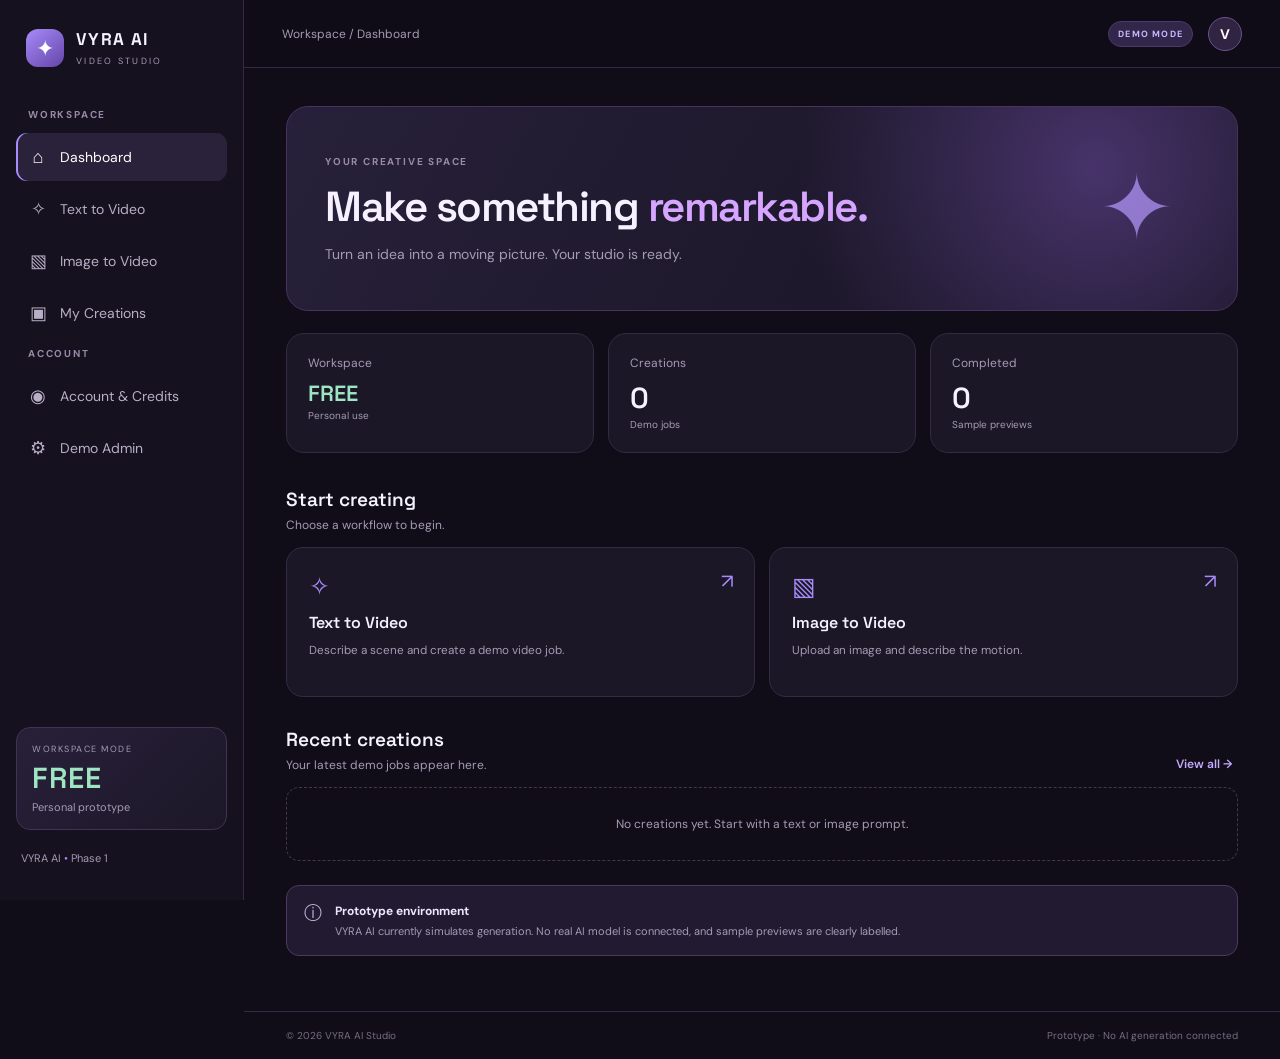
<file: index.html>
<!doctype html>
<html lang="en">
<head>
<meta charset="utf-8"><meta name="viewport" content="width=device-width,initial-scale=1">
<meta name="theme-color" content="#171323"><meta name="description" content="VYRA AI — creative video studio prototype">
<title>VYRA AI — Video Studio</title><link rel="stylesheet" href="assets/css/style.css?v=4">
</head>
<body>
<div class="app-shell">
<aside class="sidebar" id="sidebar">
  <a class="brand" href="#" data-page="dashboard"><span class="brand-mark">✦</span><span><b>VYRA AI</b><small>VIDEO STUDIO</small></span></a>
  <div class="side-label">WORKSPACE</div>
  <button class="nav-link active" data-page="dashboard"><span>⌂</span> Dashboard</button>
  <button class="nav-link" data-page="text"><span>✧</span> Text to Video</button>
  <button class="nav-link" data-page="image"><span>▧</span> Image to Video</button>
  <button class="nav-link" data-page="creations"><span>▣</span> My Creations</button>
  <div class="side-label">ACCOUNT</div>
  <button class="nav-link" data-page="account"><span>◉</span> Account & Credits</button>
  <button class="nav-link" data-page="admin"><span>⚙</span> Demo Admin</button>
  <div class="sidebar-bottom"><div class="credit-card"><small>WORKSPACE MODE</small><strong class="free-label">FREE</strong><span>Personal prototype</span></div><p>VYRA AI <span>•</span> Phase 1</p></div>
</aside>
<main class="main">
<header class="topbar"><button class="mobile-menu" id="menuBtn" aria-label="Open menu">☰</button><div class="crumb" id="crumb">Workspace / Dashboard</div><div class="top-actions"><span class="demo-pill">DEMO MODE</span><button class="avatar" id="profileBtn" title="Account">V</button></div></header>
<div class="content">
<section class="page active" id="page-dashboard">
  <div class="welcome"><div><div class="eyebrow">YOUR CREATIVE SPACE</div><h1>Make something <em>remarkable.</em></h1><p>Turn an idea into a moving picture. Your studio is ready.</p></div><div class="welcome-spark">✦</div></div>
  <div class="stats"><article class="stat"><span>Workspace</span><strong class="free-stat">FREE</strong><small>Personal use</small></article><article class="stat"><span>Creations</span><strong id="dashJobs">0</strong><small>Demo jobs</small></article><article class="stat"><span>Completed</span><strong id="dashDone">0</strong><small>Sample previews</small></article></div>
  <div class="section-head"><div><h2>Start creating</h2><p>Choose a workflow to begin.</p></div></div>
  <div class="action-grid"><button class="action-card" data-page="text"><span class="action-icon">✧</span><b>Text to Video</b><small>Describe a scene and create a demo video job.</small><span class="card-arrow">↗</span></button><button class="action-card" data-page="image"><span class="action-icon">▧</span><b>Image to Video</b><small>Upload an image and describe the motion.</small><span class="card-arrow">↗</span></button></div>
  <div class="section-head"><div><h2>Recent creations</h2><p>Your latest demo jobs appear here.</p></div><button class="text-button" data-page="creations">View all →</button></div>
  <div id="recentJobs" class="job-list empty-state">No creations yet. Start with a text or image prompt.</div>
  <div class="notice"><span>ⓘ</span><div><b>Prototype environment</b><p>VYRA AI currently simulates generation. No real AI model is connected, and sample previews are clearly labelled.</p></div></div>
</section>
<section class="page" id="page-text">
  <div class="page-heading"><div class="eyebrow">CREATE / TEXT TO VIDEO</div><h1>Give your idea <em>motion.</em></h1><p>Describe a scene featuring fictional adult characters or non-sensitive subjects.</p></div>
  <div class="creator-layout"><div class="panel form-panel">
    <label for="textPrompt">Your prompt</label><textarea id="textPrompt" rows="5" maxlength="1200" placeholder="A cinematic scene of two adult dancers performing under soft purple stage lights..."></textarea><div class="field-foot"><span>Be descriptive. Avoid real-person impersonation.</span><span id="textCount">0 / 1200</span></div>
    <div class="two-fields"><div><label for="textStyle">Visual style</label><select id="textStyle"><option>Cinematic</option><option>Anime</option><option>Documentary</option><option>Dreamlike</option><option>3D animation</option></select></div><div><label for="textRatio">Aspect ratio</label><select id="textRatio"><option>16:9 Landscape</option><option>9:16 Portrait</option><option>1:1 Square</option></select></div></div>
    <div class="two-fields"><div><label for="textDuration">Duration</label><select id="textDuration"><option value="5">5 seconds</option><option value="10">10 seconds</option><option value="15">15 seconds</option></select></div><div><label for="textQuality">Quality</label><select id="textQuality"><option>Standard preview</option><option>High preview</option></select></div></div>
    <div class="cost-row"><span>Usage</span><b>Free · No credits</b></div><button class="primary-btn full" id="generateText">✦ Generate demo video</button><p class="fine-print">Demo jobs use sample status updates only. No video-generation API is called.</p>
  </div><div class="panel side-info"><div class="preview-placeholder"><span>✦</span><b>Your preview appears here</b><small>Submit a prompt to create a demo job.</small></div><h3>Prompt tips</h3><ul><li>Describe the setting and lighting.</li><li>Specify camera movement.</li><li>Use fictional adult characters only.</li><li>Keep prompts clear and focused.</li></ul></div></div>
</section>
<section class="page" id="page-image">
  <div class="page-heading"><div class="eyebrow">CREATE / IMAGE TO VIDEO</div><h1>Bring a still image <em>to life.</em></h1><p>Upload an image you own or have permission to use.</p></div>
  <div class="creator-layout"><div class="panel form-panel">
    <label>Source image</label><label class="upload-zone" id="uploadZone" for="imageFile"><span class="upload-icon">＋</span><b>Choose an image</b><small>JPG, PNG or WebP · maximum 8 MB</small><input id="imageFile" type="file" accept="image/png,image/jpeg,image/webp"></label>
    <div id="imagePreviewWrap" class="image-preview-wrap" hidden><img id="imagePreview" alt="Selected upload preview"><button class="text-button" id="removeImage">Remove image</button></div>
    <label for="imagePrompt">Motion description</label><textarea id="imagePrompt" rows="4" maxlength="800" placeholder="Slow camera push-in, gentle movement in the background..."></textarea><div class="field-foot"><span>Do not upload intimate or non-consensual images.</span><span id="imageCount">0 / 800</span></div>
    <div class="two-fields"><div><label for="imageDuration">Duration</label><select id="imageDuration"><option value="5">5 seconds</option><option value="10">10 seconds</option></select></div><div><label for="imageRatio">Aspect ratio</label><select id="imageRatio"><option>Original</option><option>16:9 Landscape</option><option>9:16 Portrait</option></select></div></div>
    <div class="cost-row"><span>Usage</span><b>Free · No credits</b></div><button class="primary-btn full" id="generateImage">✦ Create demo animation</button><p class="fine-print">The selected image is previewed locally and is not uploaded to a server.</p>
  </div><div class="panel side-info"><div class="preview-placeholder" id="imageSidePreview"><span>▧</span><b>Image preview</b><small>Your selected image will appear here.</small></div><h3>Image safety</h3><ul><li>Use images you created or are licensed to use.</li><li>Only use identifiable adults with their permission.</li><li>No sexual deepfakes or non-consensual intimate imagery.</li><li>Remove private metadata before any future upload.</li></ul></div></div>
</section>
<section class="page" id="page-creations">
  <div class="page-heading"><div class="eyebrow">LIBRARY</div><h1>My <em>creations.</em></h1><p>Review your demo generation jobs.</p></div><div class="filter-row"><div class="filter-tabs"><button class="filter active" data-filter="all">All</button><button class="filter" data-filter="completed">Completed</button><button class="filter" data-filter="processing">Processing</button></div><button class="secondary-btn" id="clearJobs">Clear history</button></div><div id="allJobs" class="job-list empty-state">Your library is empty.</div>
</section>
<section class="page" id="page-account">
  <div class="page-heading"><div class="eyebrow">ACCOUNT</div><h1>Your studio <em>account.</em></h1><p>Prototype profile and credit controls.</p></div>
  <div class="account-grid"><div class="panel"><div class="account-avatar">V</div><h2 id="accountName">VYRA Creator</h2><p class="muted" id="accountEmail">demo@vyra.local</p><span class="demo-pill">LOCAL DEMO PROFILE</span><hr><label for="displayName">Display name</label><input id="displayName" value="VYRA Creator"><button class="secondary-btn full" id="saveProfile">Save profile</button></div><div class="panel balance-panel"><div class="eyebrow">WORKSPACE PLAN</div><strong class="free-label">FREE</strong><p>Personal testing mode. No credits, payments or subscriptions.</p><small>Real AI generation may have provider costs when connected later.</small></div></div>
  <div class="notice"><span>ⓘ</span><div><b>Demo sign-in</b><p>This prototype does not collect passwords or connect to Google. Authentication must be implemented securely on the backend before public launch.</p></div></div>
</section>
<section class="page" id="page-admin">
  <div class="page-heading"><div class="eyebrow">ADMIN / PROTOTYPE</div><h1>Studio <em>overview.</em></h1><p>Local demonstration metrics only. No real users or payments.</p></div>
  <div class="stats"><article class="stat"><span>Total demo jobs</span><strong id="adminJobs">0</strong></article><article class="stat"><span>Completed jobs</span><strong id="adminDone">0</strong></article><article class="stat"><span>Workspace plan</span><strong class="free-stat">FREE</strong><small>Personal prototype</small></article></div>
  <div class="panel"><h2>Recent activity</h2><div id="adminActivity" class="job-list empty-state">No activity yet.</div></div>
  <div class="notice warning"><span>⚠</span><div><b>Not a secure admin panel</b><p>This is a frontend-only preview. Do not deploy it as an operational admin system. Real admin authorization must be enforced server-side.</p></div></div>
</section>
</div>
<footer class="footer"><span>© 2026 VYRA AI Studio</span><span>Prototype · No AI generation connected</span></footer>
</main>
</div>
<div class="toast" id="toast" role="status" aria-live="polite"></div>
<dialog id="jobDialog"><div class="dialog-content preview-dialog"><button class="dialog-close" id="closeDialog" aria-label="Close">×</button><div class="eyebrow" id="dialogEyebrow">DEMO JOB</div><h2 id="dialogTitle">Your demo request</h2><p id="dialogJobText"></p><div id="dialogSourceWrap" class="dialog-source-wrap" hidden><b>Your uploaded source image</b><img id="dialogSourceImage" alt="Your uploaded source image"></div><div class="video-frame"><video id="sampleVideo" controls playsinline preload="metadata" poster="https://interactive-examples.mdn.mozilla.net/media/cc0-videos/flower.webm"><source src="https://interactive-examples.mdn.mozilla.net/media/cc0-videos/flower.mp4" type="video/mp4">Your browser does not support HTML video.</video><div class="sample-label">SAMPLE CLIP · NOT AI-GENERATED</div></div><div class="preview-meta"><span id="dialogStatus">Completed</span><span id="dialogJobId"></span></div><p class="fine-print">This is a reusable sample clip to test playback controls. It is not the output of your prompt. Real AI video generation is not connected yet.</p><button class="secondary-btn full" id="dialogGoLibrary">Back to my creations</button></div></dialog>
<script src="assets/js/app.js?v=4"></script>
</body></html>
</file>
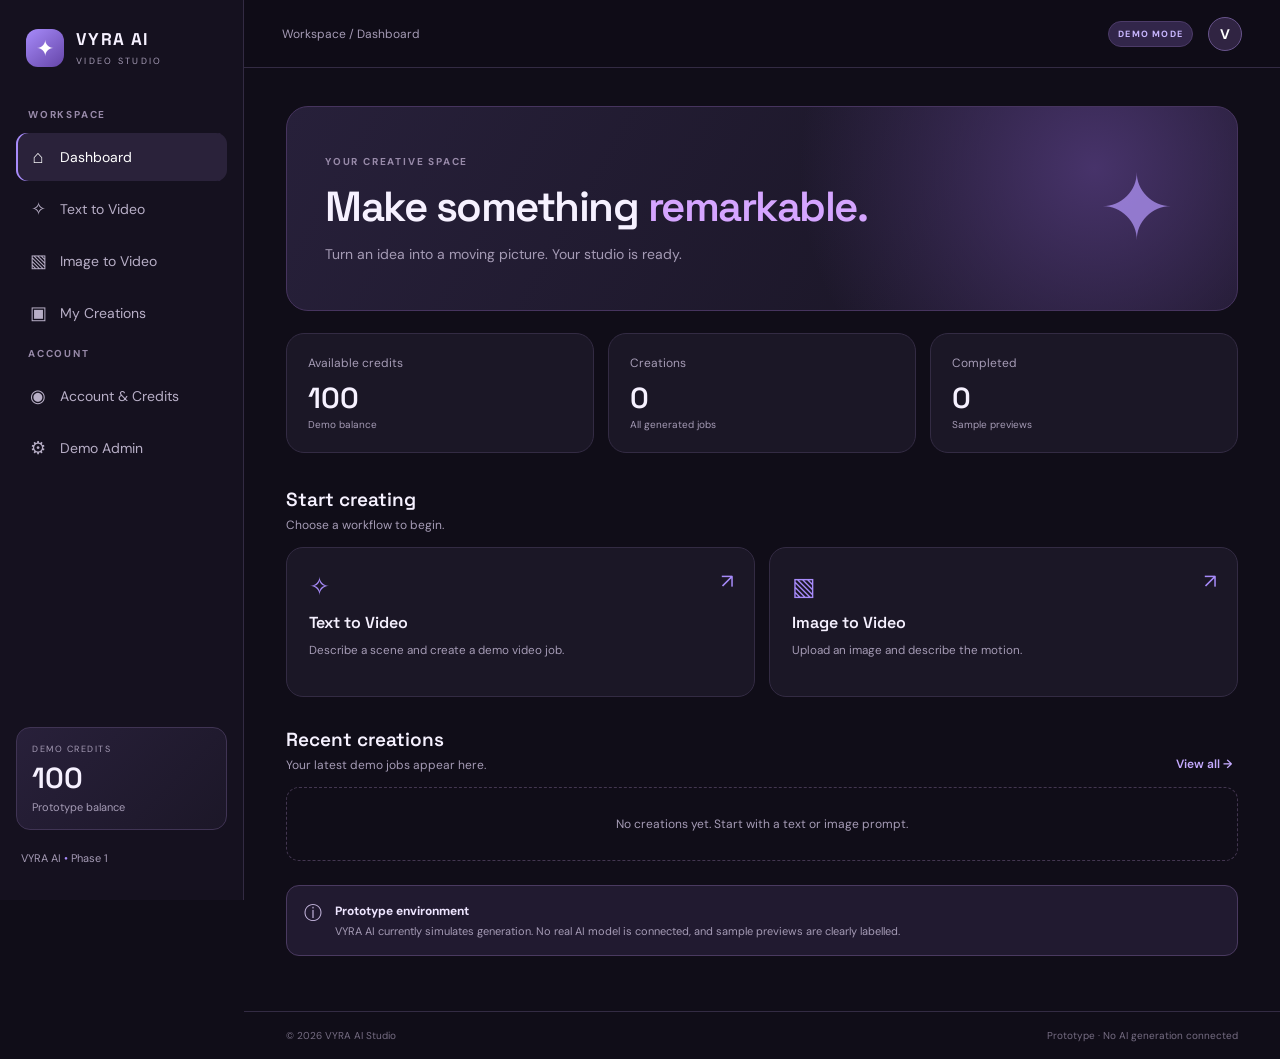
<file: Old2index.html>
<!doctype html>
<html lang="en">
<head>
<meta charset="utf-8"><meta name="viewport" content="width=device-width,initial-scale=1">
<meta name="theme-color" content="#171323"><meta name="description" content="VYRA AI — creative video studio prototype">
<title>VYRA AI — Video Studio</title><link rel="stylesheet" href="assets/css/style.css?v=1">
</head>
<body>
<div class="app-shell">
<aside class="sidebar" id="sidebar">
  <a class="brand" href="#" data-page="dashboard"><span class="brand-mark">✦</span><span><b>VYRA AI</b><small>VIDEO STUDIO</small></span></a>
  <div class="side-label">WORKSPACE</div>
  <button class="nav-link active" data-page="dashboard"><span>⌂</span> Dashboard</button>
  <button class="nav-link" data-page="text"><span>✧</span> Text to Video</button>
  <button class="nav-link" data-page="image"><span>▧</span> Image to Video</button>
  <button class="nav-link" data-page="creations"><span>▣</span> My Creations</button>
  <div class="side-label">ACCOUNT</div>
  <button class="nav-link" data-page="account"><span>◉</span> Account & Credits</button>
  <button class="nav-link" data-page="admin"><span>⚙</span> Demo Admin</button>
  <div class="sidebar-bottom"><div class="credit-card"><small>DEMO CREDITS</small><strong id="sideCredits">100</strong><span>Prototype balance</span></div><p>VYRA AI <span>•</span> Phase 1</p></div>
</aside>
<main class="main">
<header class="topbar"><button class="mobile-menu" id="menuBtn" aria-label="Open menu">☰</button><div class="crumb" id="crumb">Workspace / Dashboard</div><div class="top-actions"><span class="demo-pill">DEMO MODE</span><button class="avatar" id="profileBtn" title="Account">V</button></div></header>
<div class="content">
<section class="page active" id="page-dashboard">
  <div class="welcome"><div><div class="eyebrow">YOUR CREATIVE SPACE</div><h1>Make something <em>remarkable.</em></h1><p>Turn an idea into a moving picture. Your studio is ready.</p></div><div class="welcome-spark">✦</div></div>
  <div class="stats"><article class="stat"><span>Available credits</span><strong id="dashCredits">100</strong><small>Demo balance</small></article><article class="stat"><span>Creations</span><strong id="dashJobs">0</strong><small>All generated jobs</small></article><article class="stat"><span>Completed</span><strong id="dashDone">0</strong><small>Sample previews</small></article></div>
  <div class="section-head"><div><h2>Start creating</h2><p>Choose a workflow to begin.</p></div></div>
  <div class="action-grid"><button class="action-card" data-page="text"><span class="action-icon">✧</span><b>Text to Video</b><small>Describe a scene and create a demo video job.</small><span class="card-arrow">↗</span></button><button class="action-card" data-page="image"><span class="action-icon">▧</span><b>Image to Video</b><small>Upload an image and describe the motion.</small><span class="card-arrow">↗</span></button></div>
  <div class="section-head"><div><h2>Recent creations</h2><p>Your latest demo jobs appear here.</p></div><button class="text-button" data-page="creations">View all →</button></div>
  <div id="recentJobs" class="job-list empty-state">No creations yet. Start with a text or image prompt.</div>
  <div class="notice"><span>ⓘ</span><div><b>Prototype environment</b><p>VYRA AI currently simulates generation. No real AI model is connected, and sample previews are clearly labelled.</p></div></div>
</section>
<section class="page" id="page-text">
  <div class="page-heading"><div class="eyebrow">CREATE / TEXT TO VIDEO</div><h1>Give your idea <em>motion.</em></h1><p>Describe a scene featuring fictional adult characters or non-sensitive subjects.</p></div>
  <div class="creator-layout"><div class="panel form-panel">
    <label for="textPrompt">Your prompt</label><textarea id="textPrompt" rows="5" maxlength="1200" placeholder="A cinematic scene of two adult dancers performing under soft purple stage lights..."></textarea><div class="field-foot"><span>Be descriptive. Avoid real-person impersonation.</span><span id="textCount">0 / 1200</span></div>
    <div class="two-fields"><div><label for="textStyle">Visual style</label><select id="textStyle"><option>Cinematic</option><option>Anime</option><option>Documentary</option><option>Dreamlike</option><option>3D animation</option></select></div><div><label for="textRatio">Aspect ratio</label><select id="textRatio"><option>16:9 Landscape</option><option>9:16 Portrait</option><option>1:1 Square</option></select></div></div>
    <div class="two-fields"><div><label for="textDuration">Duration</label><select id="textDuration"><option value="5">5 seconds</option><option value="10">10 seconds</option><option value="15">15 seconds</option></select></div><div><label for="textQuality">Quality</label><select id="textQuality"><option>Standard preview</option><option>High preview</option></select></div></div>
    <div class="cost-row"><span>Estimated demo cost</span><b id="textCost">10 credits</b></div><button class="primary-btn full" id="generateText">✦ Generate demo video</button><p class="fine-print">Demo jobs use sample status updates only. No video-generation API is called.</p>
  </div><div class="panel side-info"><div class="preview-placeholder"><span>✦</span><b>Your preview appears here</b><small>Submit a prompt to create a demo job.</small></div><h3>Prompt tips</h3><ul><li>Describe the setting and lighting.</li><li>Specify camera movement.</li><li>Use fictional adult characters only.</li><li>Keep prompts clear and focused.</li></ul></div></div>
</section>
<section class="page" id="page-image">
  <div class="page-heading"><div class="eyebrow">CREATE / IMAGE TO VIDEO</div><h1>Bring a still image <em>to life.</em></h1><p>Upload an image you own or have permission to use.</p></div>
  <div class="creator-layout"><div class="panel form-panel">
    <label>Source image</label><label class="upload-zone" id="uploadZone" for="imageFile"><span class="upload-icon">＋</span><b>Choose an image</b><small>JPG, PNG or WebP · maximum 8 MB</small><input id="imageFile" type="file" accept="image/png,image/jpeg,image/webp"></label>
    <div id="imagePreviewWrap" class="image-preview-wrap" hidden><img id="imagePreview" alt="Selected upload preview"><button class="text-button" id="removeImage">Remove image</button></div>
    <label for="imagePrompt">Motion description</label><textarea id="imagePrompt" rows="4" maxlength="800" placeholder="Slow camera push-in, gentle movement in the background..."></textarea><div class="field-foot"><span>Do not upload intimate or non-consensual images.</span><span id="imageCount">0 / 800</span></div>
    <div class="two-fields"><div><label for="imageDuration">Duration</label><select id="imageDuration"><option value="5">5 seconds</option><option value="10">10 seconds</option></select></div><div><label for="imageRatio">Aspect ratio</label><select id="imageRatio"><option>Original</option><option>16:9 Landscape</option><option>9:16 Portrait</option></select></div></div>
    <div class="cost-row"><span>Estimated demo cost</span><b>12 credits</b></div><button class="primary-btn full" id="generateImage">✦ Create demo animation</button><p class="fine-print">The selected image is previewed locally and is not uploaded to a server.</p>
  </div><div class="panel side-info"><div class="preview-placeholder" id="imageSidePreview"><span>▧</span><b>Image preview</b><small>Your selected image will appear here.</small></div><h3>Image safety</h3><ul><li>Use images you created or are licensed to use.</li><li>Only use identifiable adults with their permission.</li><li>No sexual deepfakes or non-consensual intimate imagery.</li><li>Remove private metadata before any future upload.</li></ul></div></div>
</section>
<section class="page" id="page-creations">
  <div class="page-heading"><div class="eyebrow">LIBRARY</div><h1>My <em>creations.</em></h1><p>Review your demo generation jobs.</p></div><div class="filter-row"><div class="filter-tabs"><button class="filter active" data-filter="all">All</button><button class="filter" data-filter="completed">Completed</button><button class="filter" data-filter="processing">Processing</button></div><button class="secondary-btn" id="clearJobs">Clear history</button></div><div id="allJobs" class="job-list empty-state">Your library is empty.</div>
</section>
<section class="page" id="page-account">
  <div class="page-heading"><div class="eyebrow">ACCOUNT</div><h1>Your studio <em>account.</em></h1><p>Prototype profile and credit controls.</p></div>
  <div class="account-grid"><div class="panel"><div class="account-avatar">V</div><h2 id="accountName">VYRA Creator</h2><p class="muted" id="accountEmail">demo@vyra.local</p><span class="demo-pill">DEMO ACCOUNT</span><hr><label for="displayName">Display name</label><input id="displayName" value="VYRA Creator"><button class="secondary-btn full" id="saveProfile">Save profile</button></div><div class="panel balance-panel"><div class="eyebrow">AVAILABLE BALANCE</div><strong id="accountCredits">100</strong><p>Demo credits are stored in this browser only.</p><button class="primary-btn full" id="resetCredits">Reset demo credits</button><small>Credits have no monetary value and cannot be purchased.</small></div></div>
  <div class="notice"><span>ⓘ</span><div><b>Demo sign-in</b><p>This prototype does not collect passwords or connect to Google. Authentication must be implemented securely on the backend before public launch.</p></div></div>
</section>
<section class="page" id="page-admin">
  <div class="page-heading"><div class="eyebrow">ADMIN / PROTOTYPE</div><h1>Studio <em>overview.</em></h1><p>Local demonstration metrics only. No real users or payments.</p></div>
  <div class="stats"><article class="stat"><span>Total demo jobs</span><strong id="adminJobs">0</strong></article><article class="stat"><span>Completed jobs</span><strong id="adminDone">0</strong></article><article class="stat"><span>Credits remaining</span><strong id="adminCredits">100</strong></article></div>
  <div class="panel"><h2>Recent activity</h2><div id="adminActivity" class="job-list empty-state">No activity yet.</div></div>
  <div class="notice warning"><span>⚠</span><div><b>Not a secure admin panel</b><p>This is a frontend-only preview. Do not deploy it as an operational admin system. Real admin authorization must be enforced server-side.</p></div></div>
</section>
</div>
<footer class="footer"><span>© 2026 VYRA AI Studio</span><span>Prototype · No AI generation connected</span></footer>
</main>
</div>
<div class="toast" id="toast" role="status" aria-live="polite"></div>
<dialog id="jobDialog"><div class="dialog-content"><button class="dialog-close" id="closeDialog">×</button><div class="eyebrow">DEMO JOB CREATED</div><h2>Your request is in the studio queue.</h2><p id="dialogJobText"></p><div class="progress-track"><div id="dialogProgress"></div></div><b id="dialogStatus">Queued</b><p class="fine-print">This is a simulated workflow, not a generated video.</p><button class="primary-btn full" id="dialogGoLibrary">View my creations</button></div></dialog>
<script src="assets/js/app.js?v=1"></script>
</body></html>
</file>
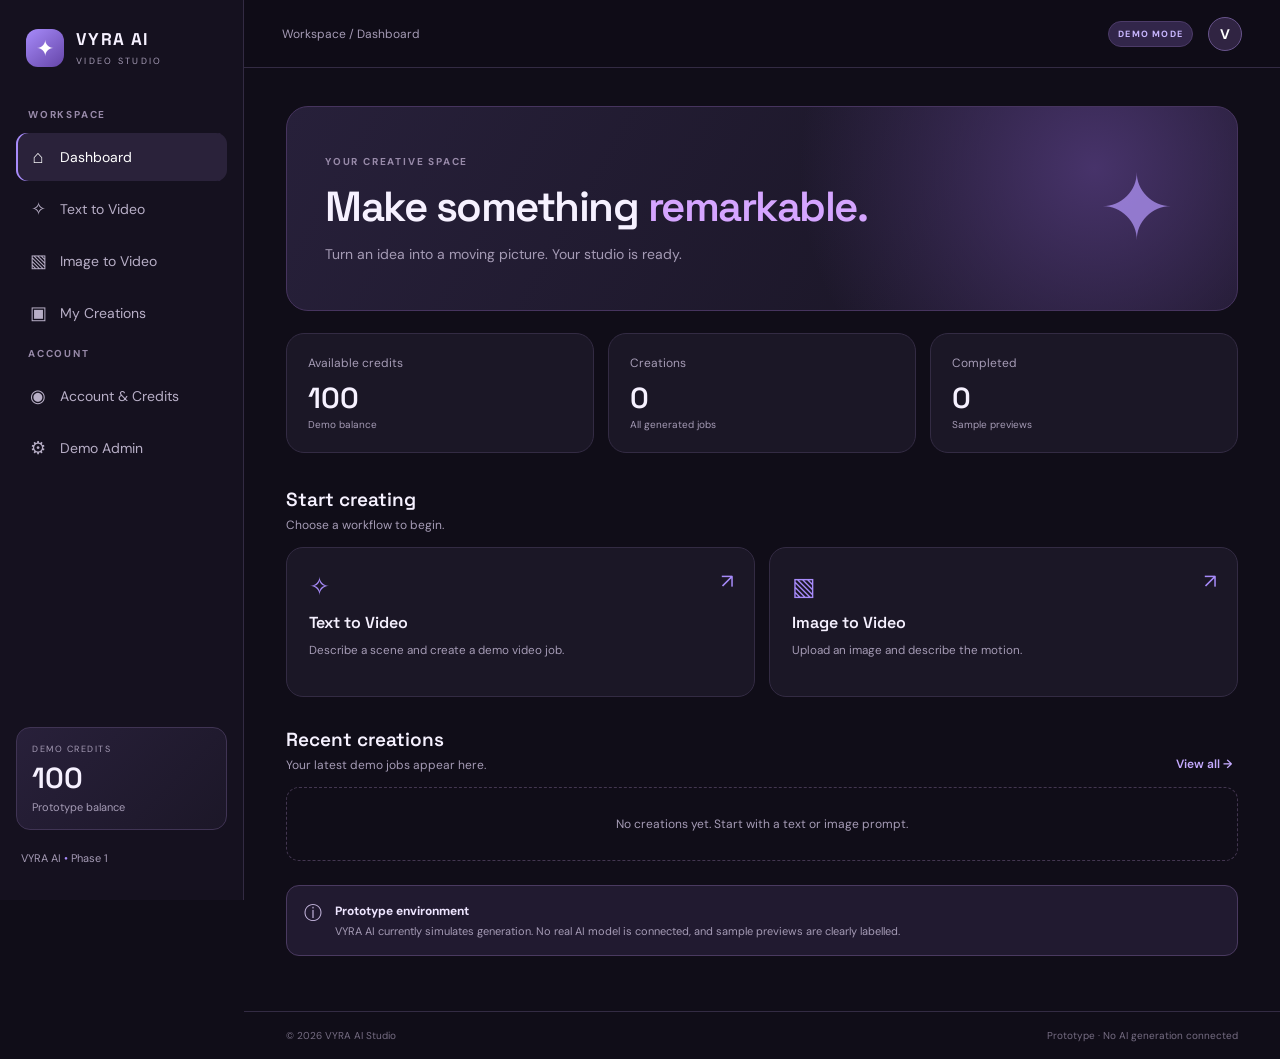
<file: oldindex.html>
<!doctype html>
<html lang="en">
<head>
<meta charset="utf-8"><meta name="viewport" content="width=device-width,initial-scale=1">
<meta name="theme-color" content="#171323"><meta name="description" content="VYRA AI — creative video studio prototype">
<title>VYRA AI — Video Studio</title><link rel="stylesheet" href="assets/css/style.css">
</head>
<body>
<div class="app-shell">
<aside class="sidebar" id="sidebar">
  <a class="brand" href="#" data-page="dashboard"><span class="brand-mark">✦</span><span><b>VYRA AI</b><small>VIDEO STUDIO</small></span></a>
  <div class="side-label">WORKSPACE</div>
  <button class="nav-link active" data-page="dashboard"><span>⌂</span> Dashboard</button>
  <button class="nav-link" data-page="text"><span>✧</span> Text to Video</button>
  <button class="nav-link" data-page="image"><span>▧</span> Image to Video</button>
  <button class="nav-link" data-page="creations"><span>▣</span> My Creations</button>
  <div class="side-label">ACCOUNT</div>
  <button class="nav-link" data-page="account"><span>◉</span> Account & Credits</button>
  <button class="nav-link" data-page="admin"><span>⚙</span> Demo Admin</button>
  <div class="sidebar-bottom"><div class="credit-card"><small>DEMO CREDITS</small><strong id="sideCredits">100</strong><span>Prototype balance</span></div><p>VYRA AI <span>•</span> Phase 1</p></div>
</aside>
<main class="main">
<header class="topbar"><button class="mobile-menu" id="menuBtn" aria-label="Open menu">☰</button><div class="crumb" id="crumb">Workspace / Dashboard</div><div class="top-actions"><span class="demo-pill">DEMO MODE</span><button class="avatar" id="profileBtn" title="Account">V</button></div></header>
<div class="content">
<section class="page active" id="page-dashboard">
  <div class="welcome"><div><div class="eyebrow">YOUR CREATIVE SPACE</div><h1>Make something <em>remarkable.</em></h1><p>Turn an idea into a moving picture. Your studio is ready.</p></div><div class="welcome-spark">✦</div></div>
  <div class="stats"><article class="stat"><span>Available credits</span><strong id="dashCredits">100</strong><small>Demo balance</small></article><article class="stat"><span>Creations</span><strong id="dashJobs">0</strong><small>All generated jobs</small></article><article class="stat"><span>Completed</span><strong id="dashDone">0</strong><small>Sample previews</small></article></div>
  <div class="section-head"><div><h2>Start creating</h2><p>Choose a workflow to begin.</p></div></div>
  <div class="action-grid"><button class="action-card" data-page="text"><span class="action-icon">✧</span><b>Text to Video</b><small>Describe a scene and create a demo video job.</small><span class="card-arrow">↗</span></button><button class="action-card" data-page="image"><span class="action-icon">▧</span><b>Image to Video</b><small>Upload an image and describe the motion.</small><span class="card-arrow">↗</span></button></div>
  <div class="section-head"><div><h2>Recent creations</h2><p>Your latest demo jobs appear here.</p></div><button class="text-button" data-page="creations">View all →</button></div>
  <div id="recentJobs" class="job-list empty-state">No creations yet. Start with a text or image prompt.</div>
  <div class="notice"><span>ⓘ</span><div><b>Prototype environment</b><p>VYRA AI currently simulates generation. No real AI model is connected, and sample previews are clearly labelled.</p></div></div>
</section>
<section class="page" id="page-text">
  <div class="page-heading"><div class="eyebrow">CREATE / TEXT TO VIDEO</div><h1>Give your idea <em>motion.</em></h1><p>Describe a scene featuring fictional adult characters or non-sensitive subjects.</p></div>
  <div class="creator-layout"><div class="panel form-panel">
    <label for="textPrompt">Your prompt</label><textarea id="textPrompt" rows="5" maxlength="1200" placeholder="A cinematic scene of two adult dancers performing under soft purple stage lights..."></textarea><div class="field-foot"><span>Be descriptive. Avoid real-person impersonation.</span><span id="textCount">0 / 1200</span></div>
    <div class="two-fields"><div><label for="textStyle">Visual style</label><select id="textStyle"><option>Cinematic</option><option>Anime</option><option>Documentary</option><option>Dreamlike</option><option>3D animation</option></select></div><div><label for="textRatio">Aspect ratio</label><select id="textRatio"><option>16:9 Landscape</option><option>9:16 Portrait</option><option>1:1 Square</option></select></div></div>
    <div class="two-fields"><div><label for="textDuration">Duration</label><select id="textDuration"><option value="5">5 seconds</option><option value="10">10 seconds</option><option value="15">15 seconds</option></select></div><div><label for="textQuality">Quality</label><select id="textQuality"><option>Standard preview</option><option>High preview</option></select></div></div>
    <div class="cost-row"><span>Estimated demo cost</span><b id="textCost">10 credits</b></div><button class="primary-btn full" id="generateText">✦ Generate demo video</button><p class="fine-print">Demo jobs use sample status updates only. No video-generation API is called.</p>
  </div><div class="panel side-info"><div class="preview-placeholder"><span>✦</span><b>Your preview appears here</b><small>Submit a prompt to create a demo job.</small></div><h3>Prompt tips</h3><ul><li>Describe the setting and lighting.</li><li>Specify camera movement.</li><li>Use fictional adult characters only.</li><li>Keep prompts clear and focused.</li></ul></div></div>
</section>
<section class="page" id="page-image">
  <div class="page-heading"><div class="eyebrow">CREATE / IMAGE TO VIDEO</div><h1>Bring a still image <em>to life.</em></h1><p>Upload an image you own or have permission to use.</p></div>
  <div class="creator-layout"><div class="panel form-panel">
    <label>Source image</label><label class="upload-zone" id="uploadZone" for="imageFile"><span class="upload-icon">＋</span><b>Choose an image</b><small>JPG, PNG or WebP · maximum 8 MB</small><input id="imageFile" type="file" accept="image/png,image/jpeg,image/webp"></label>
    <div id="imagePreviewWrap" class="image-preview-wrap" hidden><img id="imagePreview" alt="Selected upload preview"><button class="text-button" id="removeImage">Remove image</button></div>
    <label for="imagePrompt">Motion description</label><textarea id="imagePrompt" rows="4" maxlength="800" placeholder="Slow camera push-in, gentle movement in the background..."></textarea><div class="field-foot"><span>Do not upload intimate or non-consensual images.</span><span id="imageCount">0 / 800</span></div>
    <div class="two-fields"><div><label for="imageDuration">Duration</label><select id="imageDuration"><option value="5">5 seconds</option><option value="10">10 seconds</option></select></div><div><label for="imageRatio">Aspect ratio</label><select id="imageRatio"><option>Original</option><option>16:9 Landscape</option><option>9:16 Portrait</option></select></div></div>
    <div class="cost-row"><span>Estimated demo cost</span><b>12 credits</b></div><button class="primary-btn full" id="generateImage">✦ Create demo animation</button><p class="fine-print">The selected image is previewed locally and is not uploaded to a server.</p>
  </div><div class="panel side-info"><div class="preview-placeholder" id="imageSidePreview"><span>▧</span><b>Image preview</b><small>Your selected image will appear here.</small></div><h3>Image safety</h3><ul><li>Use images you created or are licensed to use.</li><li>Only use identifiable adults with their permission.</li><li>No sexual deepfakes or non-consensual intimate imagery.</li><li>Remove private metadata before any future upload.</li></ul></div></div>
</section>
<section class="page" id="page-creations">
  <div class="page-heading"><div class="eyebrow">LIBRARY</div><h1>My <em>creations.</em></h1><p>Review your demo generation jobs.</p></div><div class="filter-row"><div class="filter-tabs"><button class="filter active" data-filter="all">All</button><button class="filter" data-filter="completed">Completed</button><button class="filter" data-filter="processing">Processing</button></div><button class="secondary-btn" id="clearJobs">Clear history</button></div><div id="allJobs" class="job-list empty-state">Your library is empty.</div>
</section>
<section class="page" id="page-account">
  <div class="page-heading"><div class="eyebrow">ACCOUNT</div><h1>Your studio <em>account.</em></h1><p>Prototype profile and credit controls.</p></div>
  <div class="account-grid"><div class="panel"><div class="account-avatar">V</div><h2 id="accountName">VYRA Creator</h2><p class="muted" id="accountEmail">demo@vyra.local</p><span class="demo-pill">DEMO ACCOUNT</span><hr><label for="displayName">Display name</label><input id="displayName" value="VYRA Creator"><button class="secondary-btn full" id="saveProfile">Save profile</button></div><div class="panel balance-panel"><div class="eyebrow">AVAILABLE BALANCE</div><strong id="accountCredits">100</strong><p>Demo credits are stored in this browser only.</p><button class="primary-btn full" id="resetCredits">Reset demo credits</button><small>Credits have no monetary value and cannot be purchased.</small></div></div>
  <div class="notice"><span>ⓘ</span><div><b>Demo sign-in</b><p>This prototype does not collect passwords or connect to Google. Authentication must be implemented securely on the backend before public launch.</p></div></div>
</section>
<section class="page" id="page-admin">
  <div class="page-heading"><div class="eyebrow">ADMIN / PROTOTYPE</div><h1>Studio <em>overview.</em></h1><p>Local demonstration metrics only. No real users or payments.</p></div>
  <div class="stats"><article class="stat"><span>Total demo jobs</span><strong id="adminJobs">0</strong></article><article class="stat"><span>Completed jobs</span><strong id="adminDone">0</strong></article><article class="stat"><span>Credits remaining</span><strong id="adminCredits">100</strong></article></div>
  <div class="panel"><h2>Recent activity</h2><div id="adminActivity" class="job-list empty-state">No activity yet.</div></div>
  <div class="notice warning"><span>⚠</span><div><b>Not a secure admin panel</b><p>This is a frontend-only preview. Do not deploy it as an operational admin system. Real admin authorization must be enforced server-side.</p></div></div>
</section>
</div>
<footer class="footer"><span>© 2026 VYRA AI Studio</span><span>Prototype · No AI generation connected</span></footer>
</main>
</div>
<div class="toast" id="toast" role="status" aria-live="polite"></div>
<dialog id="jobDialog"><div class="dialog-content"><button class="dialog-close" id="closeDialog">×</button><div class="eyebrow">DEMO JOB CREATED</div><h2>Your request is in the studio queue.</h2><p id="dialogJobText"></p><div class="progress-track"><div id="dialogProgress"></div></div><b id="dialogStatus">Queued</b><p class="fine-print">This is a simulated workflow, not a generated video.</p><button class="primary-btn full" id="dialogGoLibrary">View my creations</button></div></dialog>
<script src="assets/js/app.js"></script>
</body></html>
</file>
<file: assets/css/style.css>
@import url('https://fonts.googleapis.com/css2?family=DM+Sans:wght@400;500;600;700&family=Space+Grotesk:wght@400;500;600;700&display=swap');
:root{--bg:#100d18;--panel:#1b1726;--panel2:#211b30;--line:#332b43;--text:#f6f1ff;--muted:#a59bb5;--purple:#a78bfa;--pink:#d5a5ff;--green:#78d9b0;--radius:18px}*{box-sizing:border-box}body{margin:0;background:var(--bg);color:var(--text);font-family:'DM Sans',sans-serif;font-size:14px}button,input,textarea,select{font:inherit}button{cursor:pointer}.app-shell{min-height:100vh;display:flex}.sidebar{width:244px;background:#15111f;border-right:1px solid var(--line);padding:24px 16px;display:flex;flex-direction:column;position:fixed;inset:0 auto 0 0;z-index:5}.brand{display:flex;align-items:center;gap:12px;text-decoration:none;color:var(--text);padding:4px 10px 32px}.brand-mark{width:38px;height:38px;border-radius:12px;background:linear-gradient(140deg,#a78bfa,#6545a8);display:grid;place-items:center;font-size:22px;color:#fff}.brand b{font:700 17px 'Space Grotesk';letter-spacing:1.3px;display:block}.brand small{font-size:9px;letter-spacing:2.3px;color:var(--muted)}.side-label,.eyebrow{font-size:10px;letter-spacing:1.8px;color:#988aa9;font-weight:700}.side-label{padding:0 12px 10px;margin-top:8px}.nav-link{border:0;background:transparent;color:#b8afc7;padding:12px;border-radius:11px;text-align:left;margin:2px 0;display:flex;gap:12px;align-items:center}.nav-link span{font-size:18px;width:20px;text-align:center}.nav-link:hover,.nav-link.active{background:#2a223a;color:#fff}.nav-link.active{box-shadow:inset 2px 0 var(--purple)}.sidebar-bottom{margin-top:auto}.credit-card{border:1px solid #403454;background:linear-gradient(135deg,#28203a,#1c1728);padding:15px;border-radius:14px;display:flex;flex-direction:column;gap:4px}.credit-card small{font-size:9px;letter-spacing:1.5px;color:var(--muted)}.credit-card strong{font:600 29px 'Space Grotesk'}.credit-card span,.sidebar-bottom p{font-size:11px;color:var(--muted)}.sidebar-bottom p{padding:10px 5px 0}.sidebar-bottom p span{color:var(--purple)}.main{margin-left:244px;width:calc(100% - 244px);min-height:100vh;display:flex;flex-direction:column}.topbar{height:68px;border-bottom:1px solid var(--line);display:flex;align-items:center;justify-content:space-between;padding:0 38px;position:sticky;top:0;background:rgba(16,13,24,.9);backdrop-filter:blur(15px);z-index:4}.crumb{color:var(--muted);font-size:12px}.top-actions{display:flex;align-items:center;gap:15px}.demo-pill{font-size:9px;letter-spacing:1.2px;color:#c9b7ff;background:#32264a;border:1px solid #4c3b68;padding:6px 9px;border-radius:30px;font-weight:700}.avatar,.account-avatar{width:34px;height:34px;border:1px solid #68548c;background:#302442;color:white;border-radius:50%;font-weight:700}.mobile-menu{display:none;background:none;border:0;color:white;font-size:22px}.content{width:min(1120px,100%);padding:38px 42px 55px;margin:0 auto;flex:1}.page{display:none}.page.active{display:block}.welcome{min-height:205px;border:1px solid #46345e;border-radius:22px;padding:34px 38px;background:radial-gradient(circle at 85% 30%,#47336a 0,transparent 36%),linear-gradient(120deg,#27203a,#171321);display:flex;align-items:center;justify-content:space-between;overflow:hidden}.welcome h1,.page-heading h1{font:600 clamp(29px,4vw,42px) 'Space Grotesk';letter-spacing:-1.5px;margin:12px 0}.welcome h1 em,.page-heading h1 em{font-style:normal;color:var(--pink)}.welcome p,.page-heading p{color:var(--muted);margin:0}.welcome-spark{font-size:90px;color:#b79aff;opacity:.7;padding:0 25px}.stats{display:grid;grid-template-columns:repeat(3,1fr);gap:14px;margin:22px 0 34px}.stat,.panel{background:var(--panel);border:1px solid var(--line);border-radius:var(--radius);padding:21px}.stat span,.stat small{display:block;color:var(--muted);font-size:12px}.stat strong{display:block;font:600 29px 'Space Grotesk';margin:8px 0 2px}.stat small{font-size:10px}.section-head{display:flex;justify-content:space-between;align-items:end;margin:30px 0 14px}.section-head h2,.panel h2{font:600 19px 'Space Grotesk';margin:0 0 5px}.section-head p,.muted{color:var(--muted);font-size:12px;margin:0}.action-grid{display:grid;grid-template-columns:1fr 1fr;gap:14px}.action-card{position:relative;text-align:left;background:var(--panel);border:1px solid var(--line);border-radius:17px;padding:22px;color:var(--text);display:flex;flex-direction:column;gap:9px;min-height:150px}.action-card:hover{border-color:#8b70c0;transform:translateY(-2px)}.action-icon{font-size:25px;color:var(--purple)}.action-card b{font:600 16px 'Space Grotesk'}.action-card small{color:var(--muted);max-width:260px;line-height:1.5}.card-arrow{position:absolute;right:20px;top:20px;color:var(--purple);font-size:20px}.text-button{border:0;background:none;color:#c5aaff;font-size:12px;font-weight:600}.notice{display:flex;gap:13px;padding:15px 17px;border:1px solid #4a3a60;background:#211a30;border-radius:13px;margin-top:24px;color:#c6b7df}.notice>span{font-size:18px}.notice b{font-size:12px;color:#eee5ff}.notice p{font-size:11px;color:var(--muted);margin:4px 0 0;line-height:1.5}.notice.warning{border-color:#66502f;background:#2a2119}.page-heading{margin:6px 0 27px}.page-heading h1{margin-top:10px}.creator-layout{display:grid;grid-template-columns:minmax(0,1.45fr) minmax(250px,.8fr);gap:18px;align-items:start}.form-panel label:not(.upload-zone){display:block;font-size:12px;font-weight:600;margin:0 0 8px}.form-panel textarea,.form-panel select,.account-grid input{width:100%;border:1px solid #40364f;background:#120f1b;color:var(--text);border-radius:10px;padding:12px;outline:none}.form-panel textarea{resize:vertical;line-height:1.6}.form-panel textarea:focus,.form-panel select:focus,.account-grid input:focus{border-color:var(--purple)}.field-foot{display:flex;justify-content:space-between;gap:10px;color:var(--muted);font-size:10px;margin:7px 0 20px}.two-fields{display:grid;grid-template-columns:1fr 1fr;gap:13px;margin:15px 0}.cost-row{border-top:1px solid var(--line);padding:16px 0;display:flex;justify-content:space-between;color:var(--muted);font-size:12px}.cost-row b{color:#d9c8ff}.primary-btn,.secondary-btn{border-radius:10px;padding:12px 16px;font-weight:700;font-size:12px}.primary-btn{background:linear-gradient(110deg,#9b7bea,#7957bf);border:0;color:#fff;box-shadow:0 7px 20px #6b4fa433}.primary-btn:hover{filter:brightness(1.1)}.secondary-btn{background:#292238;border:1px solid #4a3b61;color:#d9caff}.full{width:100%}.fine-print{font-size:10px;color:#8f849f;line-height:1.5}.side-info h3{font:600 15px 'Space Grotesk';margin:23px 0 10px}.side-info ul{padding-left:18px;color:var(--muted);font-size:11px;line-height:1.9}.preview-placeholder{min-height:210px;border:1px dashed #55456d;border-radius:13px;background:radial-gradient(circle,#302343,#171320);display:flex;flex-direction:column;align-items:center;justify-content:center;gap:9px;text-align:center;padding:18px}.preview-placeholder span{font-size:35px;color:#c3a6ff}.preview-placeholder b{font-size:12px}.preview-placeholder small{font-size:10px;color:var(--muted)}.upload-zone{border:1px dashed #6b568b;border-radius:13px;min-height:150px;display:flex;flex-direction:column;align-items:center;justify-content:center;gap:8px;background:#171321;cursor:pointer;margin-bottom:18px}.upload-zone input{display:none}.upload-zone b{font-size:12px}.upload-zone small{color:var(--muted);font-size:10px}.upload-icon{font-size:28px;color:var(--purple)}.image-preview-wrap{margin:0 0 18px}.image-preview-wrap img{max-width:100%;max-height:230px;display:block;border-radius:10px;margin-bottom:8px}.filter-row{display:flex;justify-content:space-between;align-items:center;margin-bottom:18px}.filter-tabs{display:flex;gap:5px;background:#1a1524;padding:4px;border-radius:10px}.filter{border:0;background:none;color:var(--muted);padding:8px 13px;border-radius:8px;font-size:11px}.filter.active{background:#382c4e;color:white}.job-list{display:grid;gap:10px}.empty-state{padding:28px;border:1px dashed #433650;border-radius:13px;color:var(--muted);font-size:12px;text-align:center}.job-item{display:flex;align-items:center;gap:14px;background:var(--panel);border:1px solid var(--line);padding:14px;border-radius:13px}.job-thumb{width:58px;height:48px;border-radius:9px;background:linear-gradient(140deg,#574078,#211a30);display:grid;place-items:center;font-size:22px;color:#d8c5ff;flex-shrink:0}.job-info{min-width:0;flex:1}.job-info b{font-size:12px;display:block;white-space:nowrap;overflow:hidden;text-overflow:ellipsis}.job-info small{display:block;color:var(--muted);font-size:10px;margin-top:5px}.status{font-size:9px;padding:5px 8px;border-radius:20px;background:#293d36;color:#9be4c2}.status.processing{background:#40351f;color:#f2d08d}.job-actions{display:flex;gap:8px}.job-actions button{background:none;border:0;color:#c5aaff;font-size:11px}.account-grid{display:grid;grid-template-columns:1fr 1fr;gap:15px}.account-avatar{width:50px;height:50px;display:grid;place-items:center;font-size:19px;margin-bottom:14px}.account-grid h2{margin-bottom:5px}.account-grid hr{border:0;border-top:1px solid var(--line);margin:20px 0}.account-grid input{margin-bottom:13px}.balance-panel strong{display:block;font:600 48px 'Space Grotesk';margin:14px 0 0}.balance-panel p,.balance-panel small{color:var(--muted);font-size:11px;line-height:1.5}.balance-panel .primary-btn{margin:15px 0}.footer{border-top:1px solid var(--line);padding:17px 42px;display:flex;justify-content:space-between;color:#766d83;font-size:10px}.toast{position:fixed;bottom:22px;left:50%;transform:translate(-50%,20px);background:#34294a;border:1px solid #68518c;color:#fff;padding:12px 18px;border-radius:10px;opacity:0;pointer-events:none;transition:.25s;z-index:20;font-size:12px}.toast.show{opacity:1;transform:translate(-50%,0)}dialog{background:#1d1729;color:var(--text);border:1px solid #55436e;border-radius:18px;width:min(440px,calc(100% - 30px));padding:0;box-shadow:0 25px 100px #0009}dialog::backdrop{background:#08060dbb;backdrop-filter:blur(4px)}.dialog-content{padding:28px;position:relative}.dialog-content h2{font:600 22px 'Space Grotesk'}.dialog-content p{font-size:12px;color:var(--muted);line-height:1.6}.dialog-close{position:absolute;right:17px;top:12px;border:0;background:none;color:white;font-size:24px}.progress-track{height:7px;background:#342a43;border-radius:10px;margin:20px 0 10px;overflow:hidden}.progress-track div{height:100%;width:0;background:linear-gradient(90deg,#9774df,#d4a5ff);transition:width .4s}.dialog-content #dialogStatus{font-size:11px;color:#d6c4ff}
@media(max-width:900px){.content{padding:28px 24px}.topbar{padding:0 24px}.creator-layout{grid-template-columns:1fr}.side-info{display:none}}
@media(max-width:650px){.sidebar{transform:translateX(-100%);transition:transform .25s;width:260px;box-shadow:15px 0 40px #0007}.sidebar.open{transform:translateX(0)}.main{margin-left:0;width:100%}.mobile-menu{display:block}.topbar{height:58px;padding:0 16px;gap:10px}.crumb{margin-right:auto}.content{padding:22px 16px 38px}.welcome{padding:24px 21px;min-height:180px}.welcome-spark{font-size:54px;padding:0 0 0 8px}.welcome h1{font-size:29px}.welcome p{font-size:12px;max-width:240px;line-height:1.5}.stats{gap:8px;margin:14px 0 27px}.stat{padding:13px 11px}.stat span{font-size:10px}.stat strong{font-size:23px}.stat small{font-size:9px}.action-grid{gap:9px}.action-card{padding:15px;min-height:158px}.action-card b{font-size:14px}.action-card small{font-size:10px}.section-head{margin-top:25px}.footer{padding:15px 16px;gap:10px;font-size:9px}.account-grid{grid-template-columns:1fr}.page-heading h1{font-size:31px}.two-fields{gap:9px}.form-panel{padding:16px}.job-item{gap:9px;padding:10px}.job-thumb{width:44px;height:42px}.job-actions{flex-direction:column}.filter-row{gap:8px}.filter{padding:8px}.demo-pill{font-size:8px}.top-actions{gap:8px}}

/* Personal free prototype mode */
.free-label{font:600 27px 'Space Grotesk';color:#9ee5c1;letter-spacing:1px}.free-stat{color:#9ee5c1!important;font-size:22px!important}

/* Sample video preview dialog */
.preview-dialog{padding-top:30px}
.video-frame{position:relative;background:#08060d;border:1px solid #4a3b60;border-radius:13px;overflow:hidden;margin:18px 0 12px}
.video-frame video{display:block;width:100%;max-height:340px;background:#08060d;aspect-ratio:16/9;object-fit:contain}
.sample-label{position:absolute;top:9px;left:9px;background:#21182dcc;border:1px solid #705a8c;color:#e4d5ff;border-radius:6px;padding:5px 8px;font-size:9px;letter-spacing:1px;font-weight:700;pointer-events:none}
.preview-meta{display:flex;justify-content:space-between;gap:10px;color:#cbb8f1;font-size:11px;margin:10px 0}
@media(max-width:520px){.video-frame video{max-height:240px}.preview-dialog{padding:25px 18px}}

/* Uploaded source image in the demo preview */
.dialog-source-wrap{margin:14px 0;padding:12px;border:1px solid #4a3b60;border-radius:12px;background:#171323}
.dialog-source-wrap[hidden]{display:none}
.dialog-source-wrap b{display:block;color:#d8c6f3;font-size:12px;margin-bottom:9px}
.dialog-source-wrap img{display:block;width:100%;max-height:260px;object-fit:contain;border-radius:8px;background:#09070e}
</file>
